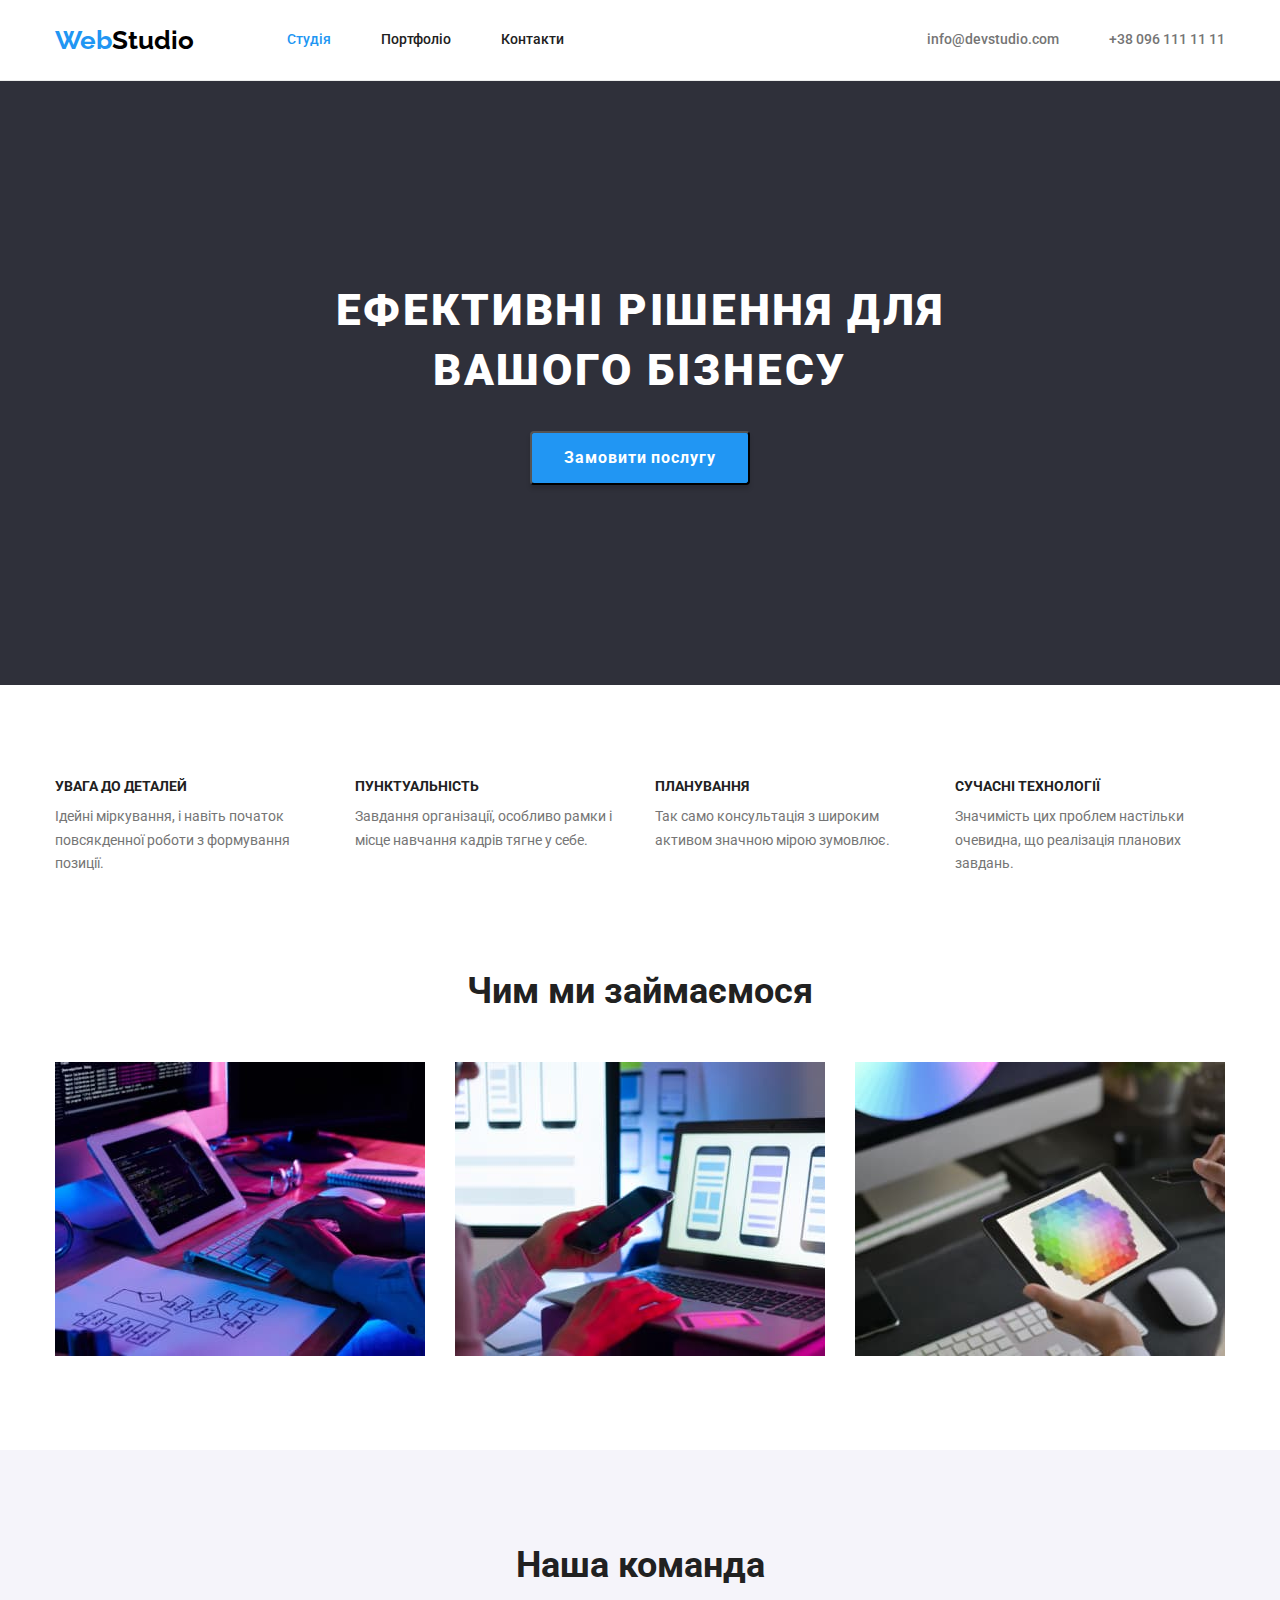
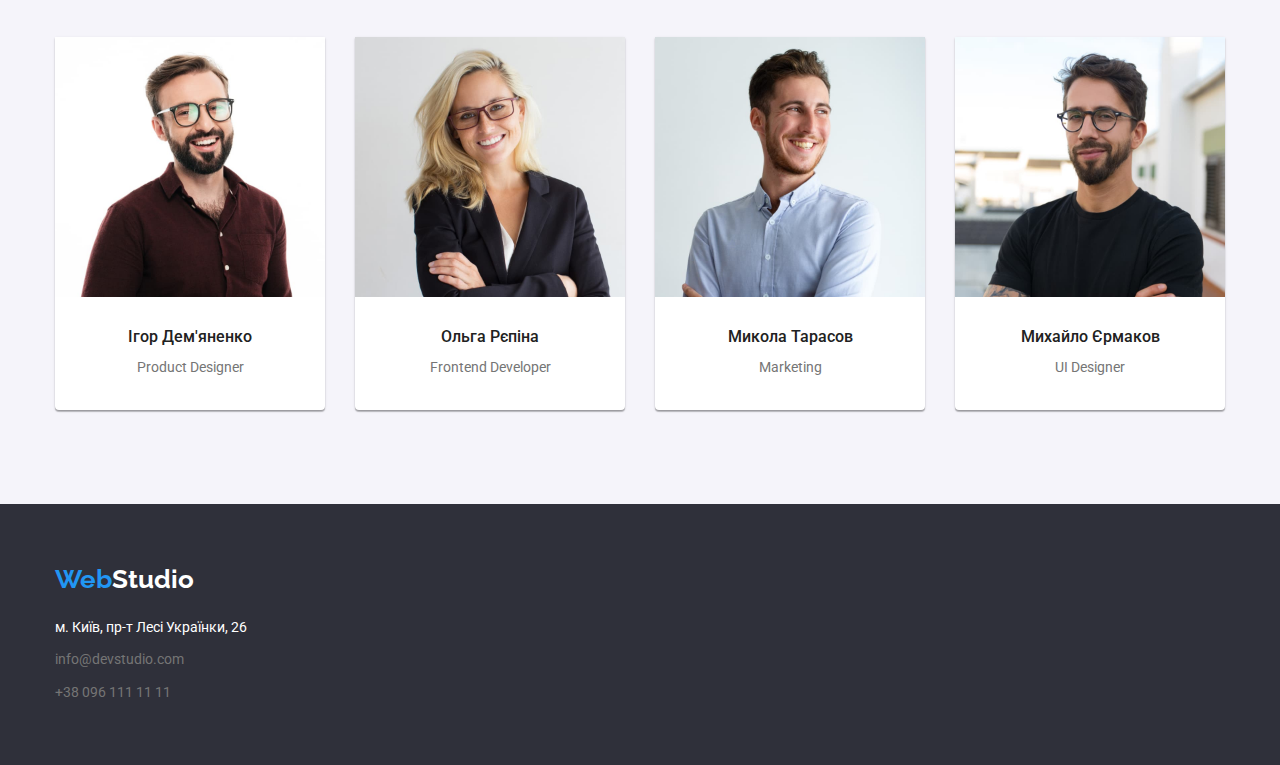
<file: index.html>
<!DOCTYPE html>
<html lang="uk">
  <head>
    <meta charset="UTF-8" />
    <meta http-equiv="X-UA-Compatible" content="IE=edge" />
    <meta name="viewport" content="width=device-width, initial-scale=1.0" />
    <title>WebStudio</title>
    <link rel="preconnect" href="https://fonts.googleapis.com" />
    <link rel="preconnect" href="https://fonts.gstatic.com" crossorigin />
    <link
      rel="stylesheet"
      href="https://cdnjs.cloudflare.com/ajax/libs/modern-normalize/1.1.0/modern-normalize.min.css"
    />
    <link
      href="https://fonts.googleapis.com/css2?family=Raleway:wght@700&family=Roboto:wght@400;500;700;900&display=swap"
      rel="stylesheet"
    />
    <link rel="stylesheet" href="./css/styles.css" />
  </head>
  <body>
    <header class="header">
      <div class="container header-content">
        <!--Навігація-->
        <nav class="nav">
          <!--Логотип-->
          <a class="nav-logo" href="./index.html"
            >Web<span class="header-logo-word">Studio</span></a
          >

          <ul class="nav-list list">
            <li class="nav-item">
              <a class="nav-link link current" href="./index.html">Студія</a>
            </li>
            <li class="nav-item">
              <a class="nav-link link" href="./portfolio.html">Портфоліо</a>
            </li>
            <li class="nav-item">
              <a class="nav-link link" href="">Контакти</a>
            </li>
          </ul>
        </nav>
        <!--Контакти-->
        <ul class="contacts-list list">
          <li class="contacts-item">
            <a class="contacts-link link" href="mailto:info@devstudio.com"
              >info@devstudio.com</a
            >
          </li>
          <li class="contacts-item">
            <a class="contacts-link link" href="tel:+380961111111"
              >+38 096 111 11 11</a
            >
          </li>
        </ul>
      </div>
    </header>

    <main>
      <!--Секція "Герой"-->
      <section class="section hero">
        <div class="container">
          <h1 class="hero-title">Ефективні рішення для вашого бізнесу</h1>
          <button class="hero-btn button" type="button">
            Замовити послугу
          </button>
        </div>
      </section>

      <!--Секція Наші переваги-->
      <section class="section benefits">
        <div class="container">
          <!--Заголовок який необхідно приховати-->
          <h2 class="visually-hidden">Наші переваги</h2>
          <ul class="benefits-list list">
            <li class="benefits-item">
              <h3 class="benefits-title">Увага до деталей</h3>
              <p class="text">
                Ідейні міркування, і навіть початок повсякденної роботи з
                формування позиції.
              </p>
            </li>
            <li class="benefits-item">
              <h3 class="benefits-title">Пунктуальність</h3>
              <p class="text">
                Завдання організації, особливо рамки і місце навчання кадрів
                тягне у себе.
              </p>
            </li>
            <li class="benefits-item">
              <h3 class="benefits-title">Планування</h3>
              <p class="text">
                Так само консультація з широким активом значною мірою зумовлює.
              </p>
            </li>
            <li class="benefits-item">
              <h3 class="benefits-title">Сучасні технології</h3>
              <p class="text">
                Значимість цих проблем настільки очевидна, що реалізація
                планових завдань.
              </p>
            </li>
          </ul>
        </div>
      </section>

      <!--Секція Чим займаємось. Складається з картинок-->
      <section class="section works">
        <div class="container">
          <h2 class="section-title">Чим ми займаємося</h2>
          <ul class="works-list list">
            <li>
              <img
                class="works-img"
                src="./images/whatwedo1.jpg"
                alt="Руки програміста набирають код"
                width="370"
              />
            </li>
            <li>
              <img
                class="works-img"
                src="./images/whatwedo2.jpg"
                alt="Смартфон та ноутбук на якому пишуть код для смартфона"
                width="370"
              />
            </li>
            <li>
              <img
                class="works-img"
                src="./images/whatwedo3.jpg"
                alt="Планшет на якому відкрита палітра кольорів"
                width="370"
              />
            </li>
          </ul>
        </div>
      </section>

      <!--Секція Наша команда-->
      <section class="section team">
        <div class="container">
          <h2 class="section-title">Наша команда</h2>
          <ul class="team-list list">
            <li class="team-item">
              <img
                class="team-img"
                src="./images/teammember1.jpg"
                alt="Портрет Ігора Дем'яненко"
                width="270"
              />
              <div class="team-descript">
                <h3 class="team-title">Ігор Дем'яненко</h3>
                <p class="text">Product Designer</p>
              </div>
            </li>
            <li class="team-item">
              <img
                class="team-img"
                src="./images/teammember2.jpg"
                alt="Портрет Ольги Рєпіної"
                width="270"
              />
              <div class="team-descript">
                <h3 class="team-title">Ольга Рєпіна</h3>
                <p class="text">Frontend Developer</p>
              </div>
            </li>
            <li class="team-item">
              <img
                class="team-img"
                src="./images/teammember3.jpg"
                alt="Портрет Миколи Тарасова"
                width="270"
              />
              <div class="team-descript">
                <h3 class="team-title">Микола Тарасов</h3>
                <p class="text">Marketing</p>
              </div>
            </li>
            <li class="team-item">
              <img
                class="team-img"
                src="./images/teammember4.jpg"
                alt="Портрет Михайла Єрмакова"
                width="270"
              />
              <div class="team-descript">
                <h3 class="team-title">Михайло Єрмаков</h3>
                <p class="text">UI Designer</p>
              </div>
            </li>
          </ul>
        </div>
      </section>
    </main>

    <footer class="footer">
      <div class="container">
        <!--Логотип-->
        <div class="footer-logo">
          <a class="nav-logo" href="./index.html"
            >Web<span class="footer-logo-word">Studio</span></a
          >
        </div>
        <!--Адреса-->
        <address>
          <ul class="list">
            <li class="footer-item footer-map">
              <a
                class="link"
                href="https://www.google.com.ua/maps/place/%D0%B1%D1%83%D0%BB%D1%8C%D0%B2%D0%B0%D1%80+%D0%9B%D0%B5%D1%81%D1%96+%D0%A3%D0%BA%D1%80%D0%B0%D1%97%D0%BD%D0%BA%D0%B8,+26,+%D0%9A%D0%B8%D1%97%D0%B2,+02000/@50.4265807,30.5361971,17z/data=!3m1!4b1!4m6!3m5!1s0x40d4cf0e033ecbe9:0x57a4dffefec77da0!8m2!3d50.4265807!4d30.5383858!16s%2Fg%2F1tctq5jv?hl=uk"
                >м. Київ, пр-т Лесі Українки, 26</a
              >
            </li>
            <li class="footer-item">
              <a class="link" href="mailto:info@devstudio.com"
                >info@devstudio.com</a
              >
            </li>
            <li class="footer-item">
              <a class="link" href="tel:+380961111111">+38 096 111 11 11</a>
            </li>
          </ul>
        </address>
      </div>
    </footer>
  </body>
</html>
</file>
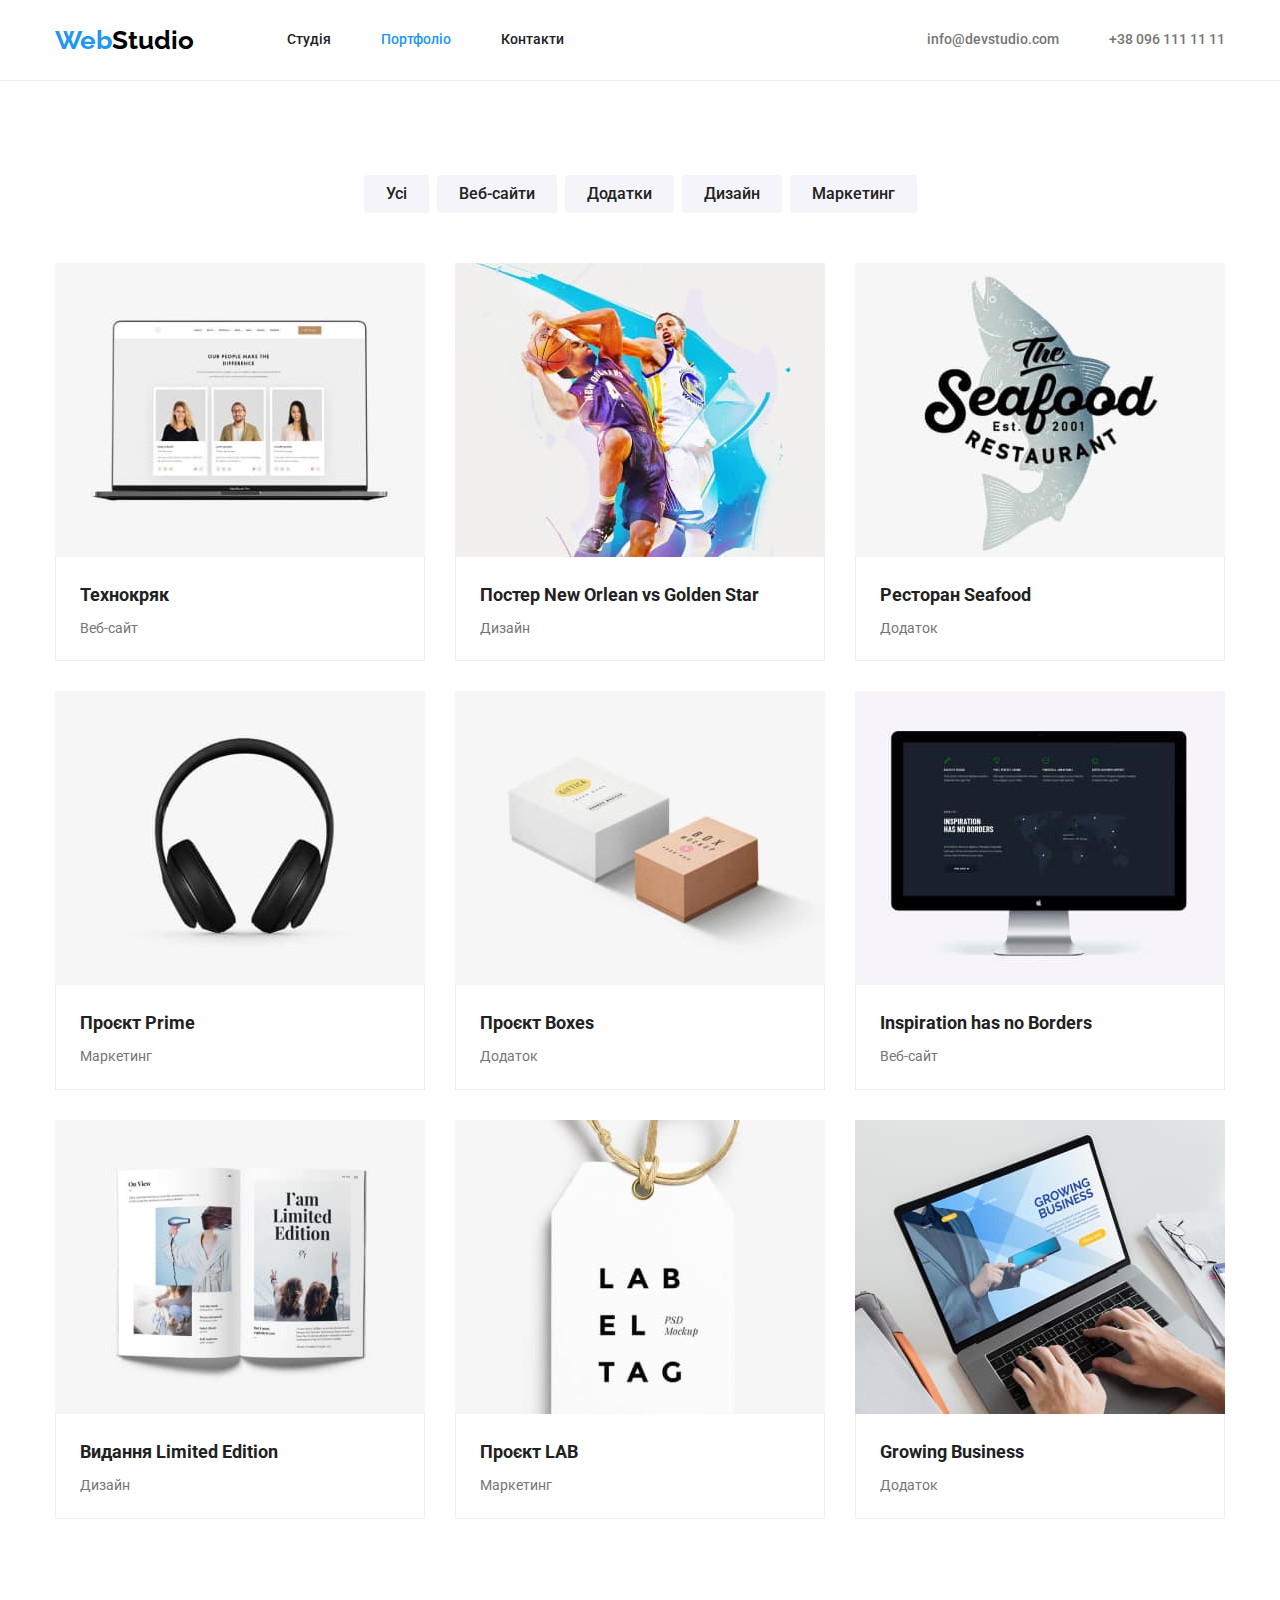
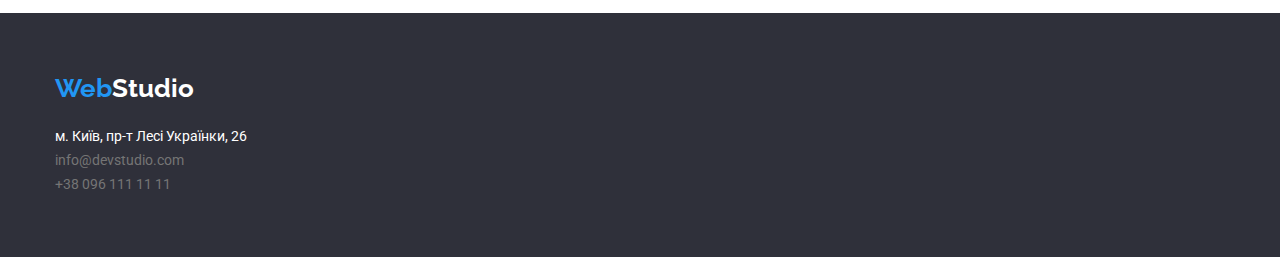
<file: portfolio.html>
<!DOCTYPE html>
<html lang="uk">
  <head>
    <meta charset="UTF-8" />
    <meta http-equiv="X-UA-Compatible" content="IE=edge" />
    <meta name="viewport" content="width=device-width, initial-scale=1.0" />
    <title>Portfolio</title>
    <link rel="preconnect" href="https://fonts.googleapis.com" />
    <link rel="preconnect" href="https://fonts.gstatic.com" crossorigin />
    <link
      rel="stylesheet"
      href="https://cdnjs.cloudflare.com/ajax/libs/modern-normalize/1.1.0/modern-normalize.min.css"
    />
    <link
      href="https://fonts.googleapis.com/css2?family=Raleway:wght@700&family=Roboto:wght@400;500;700;900&display=swap"
      rel="stylesheet"
    />
    <link rel="stylesheet" href="./css/styles.css" />
  </head>
  <body>
    <header class="header">
      <div class="container header-content">
        <!--Навігація-->
        <nav class="nav">
          <!--Логотип-->
          <a class="nav-logo" href="./index.html"
            >Web<span class="header-logo-word">Studio</span></a
          >

          <ul class="nav-list list">
            <li class="nav-item">
              <a class="nav-link link" href="./index.html">Студія</a>
            </li>
            <li class="nav-item">
              <a class="nav-link link current" href="./portfolio.html"
                >Портфоліо</a
              >
            </li>
            <li class="nav-item">
              <a class="nav-link link" href="">Контакти</a>
            </li>
          </ul>
        </nav>
        <!--Контакти-->
        <ul class="contacts-list list">
          <li class="contacts-item">
            <a class="contacts-link link" href="mailto:info@devstudio.com"
              >info@devstudio.com</a
            >
          </li>
          <li class="contacts-item">
            <a class="contacts-link link" href="tel:+380961111111"
              >+38 096 111 11 11</a
            >
          </li>
        </ul>
      </div>
    </header>
    <main>
      <section class="section">
        <div class="container">
          <!--Приховати заголовок-->
          <h1 class="visually-hidden">Портфоліо</h1>
          <ul class="filter-list list">
            <li class="filter-item">
              <button class="filter-btn button" type="button">Усі</button>
            </li>
            <li class="filter-item">
              <button class="filter-btn button" type="button">Веб-сайти</button>
            </li>
            <li class="filter-item">
              <button class="filter-btn button" type="button">Додатки</button>
            </li>
            <li class="filter-item">
              <button class="filter-btn button" type="button">Дизайн</button>
            </li>
            <li class="filter-item">
              <button class="filter-btn button" type="button">Маркетинг</button>
            </li>
          </ul>
          <ul class="projects-list list">
            <li class="projects-item">
              <a class="projects-link" href="#"
                ><img
                  class="projects-img"
                  src="./images/tehnocrack-img.jpg"
                  alt="Ноутбук з відкритим сайтом"
                />
                <div class="projects-descript">
                  <h2 class="projects-title">Технокряк</h2>
                  <p>Веб-сайт</p>
                </div>
              </a>
            </li>
            <li class="projects-item">
              <a class="projects-link" href="#"
                ><img
                  class="projects-img"
                  src="./images/poster-img.jpg"
                  alt="Постер з баскетболістами"
                />
                <div class="projects-descript">
                  <h2 class="projects-title">
                    Постер New Orlean vs Golden Star
                  </h2>
                  <p>Дизайн</p>
                </div>
              </a>
            </li>
            <li class="projects-item">
              <a class="projects-link" href="#"
                ><img
                  class="projects-img"
                  src="./images/restaurant-seafood-img.jpg"
                  alt="Логотип ресторану"
                />
                <div class="projects-descript">
                  <h2 class="projects-title">Ресторан Seafood</h2>
                  <p>Додаток</p>
                </div>
              </a>
            </li>
            <li class="projects-item">
              <a class="projects-link" href="#"
                ><img
                  class="projects-img"
                  src="./images/prime-img.jpg"
                  alt="Навушники"
                />
                <div class="projects-descript">
                  <h2 class="projects-title">Проєкт Prime</h2>
                  <p>Маркетинг</p>
                </div>
              </a>
            </li>
            <li class="projects-item">
              <a class="projects-link" href="#"
                ><img
                  class="projects-img"
                  src="./images/boxes-img.jpg"
                  alt="Дві коробки"
                />
                <div class="projects-descript">
                  <h2 class="projects-title">Проєкт Boxes</h2>
                  <p>Додаток</p>
                </div>
              </a>
            </li>
            <li class="projects-item">
              <a class="projects-link" href="#"
                ><img
                  class="projects-img"
                  src="./images/inspiration-img.jpg"
                  alt="Монітор комп'ютера"
                />
                <div class="projects-descript">
                  <h2 class="projects-title">Inspiration has no Borders</h2>
                  <p>Веб-сайт</p>
                </div>
              </a>
            </li>
            <li class="projects-item">
              <a class="projects-link" href="#"
                ><img
                  class="projects-img"
                  src="./images/edition-img.jpg"
                  alt="Відкрита книга"
                />
                <div class="projects-descript">
                  <h2 class="projects-title">Видання Limited Edition</h2>
                  <p>Дизайн</p>
                </div>
              </a>
            </li>
            <li class="projects-item">
              <a class="projects-link" href="#"
                ><img
                  class="projects-img"
                  src="./images/lab-img.jpg"
                  alt="Етикетка"
                />
                <div class="projects-descript">
                  <h2 class="projects-title">Проєкт LAB</h2>
                  <p>Маркетинг</p>
                </div>
              </a>
            </li>
            <li class="projects-item">
              <a class="projects-link" href="#"
                ><img
                  class="projects-img"
                  src="./images/growing-businnes-img.jpg"
                  alt="Руки працюють за ноутбуком"
                />
                <div class="projects-descript">
                  <h2 class="projects-title">Growing Business</h2>
                  <p>Додаток</p>
                </div>
              </a>
            </li>
          </ul>
        </div>
      </section>
    </main>

    <footer class="footer">
      <div class="container">
        <!--Логотип-->
        <div class="footer-logo">
          <a class="nav-logo" href="./index.html"
            >Web<span class="footer-logo-word">Studio</span></a
          >
        </div>
        <!--Адреса-->
        <address>
          <ul class="list">
            <li class="footer-map">
              <a
                class="link"
                href="https://www.google.com.ua/maps/place/%D0%B1%D1%83%D0%BB%D1%8C%D0%B2%D0%B0%D1%80+%D0%9B%D0%B5%D1%81%D1%96+%D0%A3%D0%BA%D1%80%D0%B0%D1%97%D0%BD%D0%BA%D0%B8,+26,+%D0%9A%D0%B8%D1%97%D0%B2,+02000/@50.4265807,30.5361971,17z/data=!3m1!4b1!4m6!3m5!1s0x40d4cf0e033ecbe9:0x57a4dffefec77da0!8m2!3d50.4265807!4d30.5383858!16s%2Fg%2F1tctq5jv?hl=uk"
                >м. Київ, пр-т Лесі Українки, 26</a
              >
            </li>
            <li>
              <a class="link" href="mailto:info@devstudio.com"
                >info@devstudio.com</a
              >
            </li>
            <li>
              <a class="link" href="tel:+380961111111">+38 096 111 11 11</a>
            </li>
          </ul>
        </address>
      </div>
    </footer>
  </body>
</html>
</file>
<file: css/styles.css>
*,
*::before,
*::after {
	box-sizing: border-box;
}
/*Палітра кольорів*/
:root{
/*Колір основного тексту*/
--primary-text-color: #757575;
/*Основний білий*/
--primary-white-color: #ffffff;
/*Білий для фону про наші роботи*/
--secondary-white-color: #f5f5f5;
/*Білий для фону наша команда*/
--accessary-white-color: #f5f4fa;
/*Колір заголовків та навігації*/
--title-color: #212121;
/*Чорний колір*/
--primary-black-color: #000000;
/*Колір активних елементів та кнопки*/
--active-btn-color: #188ce8;  
/*Колір акцент*/
--accent-color: #2196f3;
/*Фон героя та футера*/
--primary-beckground-color: #2f303a;
/*колір бордер*/
--border-color: #eeeeee;
--border-header-color: #ececec;
}


/*Загальні стилі*/
body {
	color: var(--primary-text-color);
	font-family: 'Roboto', sans-serif;
	font-weight: 400;
	font-size: 14px;
	line-height: 1.71;
}
h1,h2,h3,h4,h5,h6,p,ul {
	margin: 0;
	padding: 0;
}
img {
	display: block;
	max-width: 100%;
	height: auto;
}
.list {
	list-style-type: none;
}

.link {
	text-decoration: none;
	color: inherit;
}

.visually-hidden {
	position: absolute;
	width: 1px;
	height: 1px;
	overflow: hidden;
	border: 0;
	padding: 0;
	clip: rect(0 0 0 0);
	clip-path: inset(50%);
	margin: -1px;
	white-space: nowrap;
}

.section{
	padding-top: 94px;
	padding-bottom: 94px;
}
.container {
	max-width: 1200px;
	margin-left: auto;
	margin-right: auto;
	padding-left: 15px;
	padding-right: 15px;
	/* outline: 2px solid green; */
}

.header {
	border-bottom: 1px solid var(--border-header-color);
	text-align: center;
}
.header-content {
	display: flex;
	justify-content: space-between;
}
.nav-logo {
	color: var(--accent-color);
	font-family: 'Raleway';
	font-weight: 700;
	font-size: 26px;
	line-height: 1.19;
	text-decoration: none;
}
.header-logo-word{
	color: var(--primary-black-color);
}
.nav {
	display: flex;
	align-items: center;
}
.nav-list {
	display: flex;
}
.nav-logo {
	margin-right: 93px;
}
.nav-item:not(:last-child) {
	margin-right: 50px;
}
.nav-list .link.current {
	color: var(--accent-color);
}
.nav-link {
	display: block;
	padding-top: 32px;
	padding-bottom: 32px;

	color: var(--title-color);
	font-weight: 500;
	font-size: 14px;
	line-height: 1.14;
}
.contacts-list {
	display: flex;
	margin-left: auto;
}
.contacts-item:not(:last-child) {
	margin-right: 50px;
}
.contacts-link{
	display: block;
	padding-top: 32px;
	padding-bottom: 32px;
	font-weight: 500;
	font-size: 14px;
	line-height: 1.14;
}

.link:hover,
.link:focus {
	color: var(--accent-color);
}
.button {
	cursor: pointer;
}

.footer {
	background-color: var(--primary-beckground-color);

	padding-top: 60px;
	padding-bottom: 60px;
}
.footer-logo {
	margin-bottom: 20px;
}
.footer-logo-word {
	color: var(--primary-white-color);
}
.footer-item:not(:last-child) {
	margin-bottom: 9px;
}
.footer-map {
	color: var(--primary-white-color);
}
.footer .link {
	font-style: normal;
}

/*Стилі для index.html*/
.hero{
	padding-top: 200px;
	padding-bottom: 200px;
	text-align: center;

	background-color: var(--primary-beckground-color);
}
.hero-content {
	text-align: center;
}
.hero-title {
	margin: auto;
	margin-bottom: 30px;
	max-width: 696px;
	
	color: var(--primary-white-color);
	font-weight: 900;
	font-size: 44px;
	line-height: 1.36;
	letter-spacing: 0.06em;
	text-transform: uppercase;

}
.hero-btn {
	padding: 10px 32px;
	color: var(--primary-white-color);
	background: var(--accent-color);
	font-weight: 700;
	font-size: 16px;
	line-height: 1.875;
	letter-spacing: 0.06em;
	box-shadow: 0px 4px 4px rgba(0, 0, 0, 0.15);
	border-radius: 4px;
}
.hero-btn:hover,
.hero-btn:focus{
	background: var(--active-btn-color);
	box-shadow: 0px 4px 4px rgba(0, 0, 0, 0.15);
	border-radius: 4px;
}
.benefits {
	padding-bottom: 0;
	background-color: var(--primary-white-color);
}
.benefits-list {
	display: flex;
	gap: 30px;
}
.benefits-item {
	max-width: 270px;
}
.benefits-title {
	margin-bottom: 10px;
	color: var(--title-color);
	font-weight: 700;
	font-size: 14px;
	line-height: 1.14;
	text-transform: uppercase;
}
.works {
	background-color: var(--primary-white-color);

	text-align: center;
	padding-bottom: 94px;
}
.section-title {
	color: var(--title-color);
	font-weight: 700;
	font-size: 36px;
	line-height: 1.17;
	margin-bottom: 50px;
}
.works-list {
	display: flex;
	justify-content: space-between;
}
.works-img {
	width: 370px;
}
.team {
	background-color: var(--accessary-white-color);

	text-align: center;
}
.team-list {
	display: flex;
	justify-content: space-between;
}
.team-item {
	background-color: var(--primary-white-color);

	box-shadow: 0px 1px 3px rgba(0, 0, 0, 0.12), 0px 1px 1px rgba(0, 0, 0, 0.14), 0px 2px 1px rgba(0, 0, 0, 0.2);
	border-radius: 0px 0px 4px 4px;
}
.team-img {
	width: 270px;
}
.team-descript {
	padding-top: 30px;
	padding-bottom: 30px;
}
.team-title {
	margin-bottom: 10px;
	color: var(--title-color);
	font-weight: 500;
	font-size: 16px;
	line-height: 1.19;
}

/*Стилі для portfolio.html*/

.filter-list {
	display: flex;
	justify-content: center;
	margin-bottom: 50px;
}
.filter-item:not(:last-child) {
	margin-right: 8px;
}
.filter-btn {
	padding: 6px 22px;
	color: var(--title-color);
	background-color: var(--accessary-white-color);
	font-family: inherit;
	font-weight: 500;
	font-size: 16px;
	line-height: 1.6;

	border: 1px transparent;
	border-radius: 4px;

}
.filter-btn:hover {
	color: var(--primary-white-color);
	background-color: var(--accent-color);	

	box-shadow: 0px 3px 1px rgba(0, 0, 0, 0.1), 0px 1px 2px rgba(0, 0, 0, 0.08), 0px 2px 2px rgba(0, 0, 0, 0.12);
}
.projects-list {
	display: flex;
	flex-wrap: wrap;
}
.projects-item {
	width: calc((100% - 60px) / 3);
}
.projects-item:not(:nth-child(3n)) {
	margin-right: 30px;

}
.projects-item:not(:nth-last-child(-n+3)) {
	margin-bottom: 30px;
}
.projects-title {
	margin-bottom: 4px;
	color: var(--title-color);
	font-weight: 700;
	font-size: 18px;
	line-height: 2;
}
.projects-link {
	text-decoration: none;
	color: inherit;
}
.projects-descript {
	padding: 20px 24px;
	border-right: 1px solid var(--border-color);
	border-bottom: 1px solid var(--border-color);
	border-left: 1px solid var(--border-color);
}
.projects-img {
	width: 370px;
}
</file>
